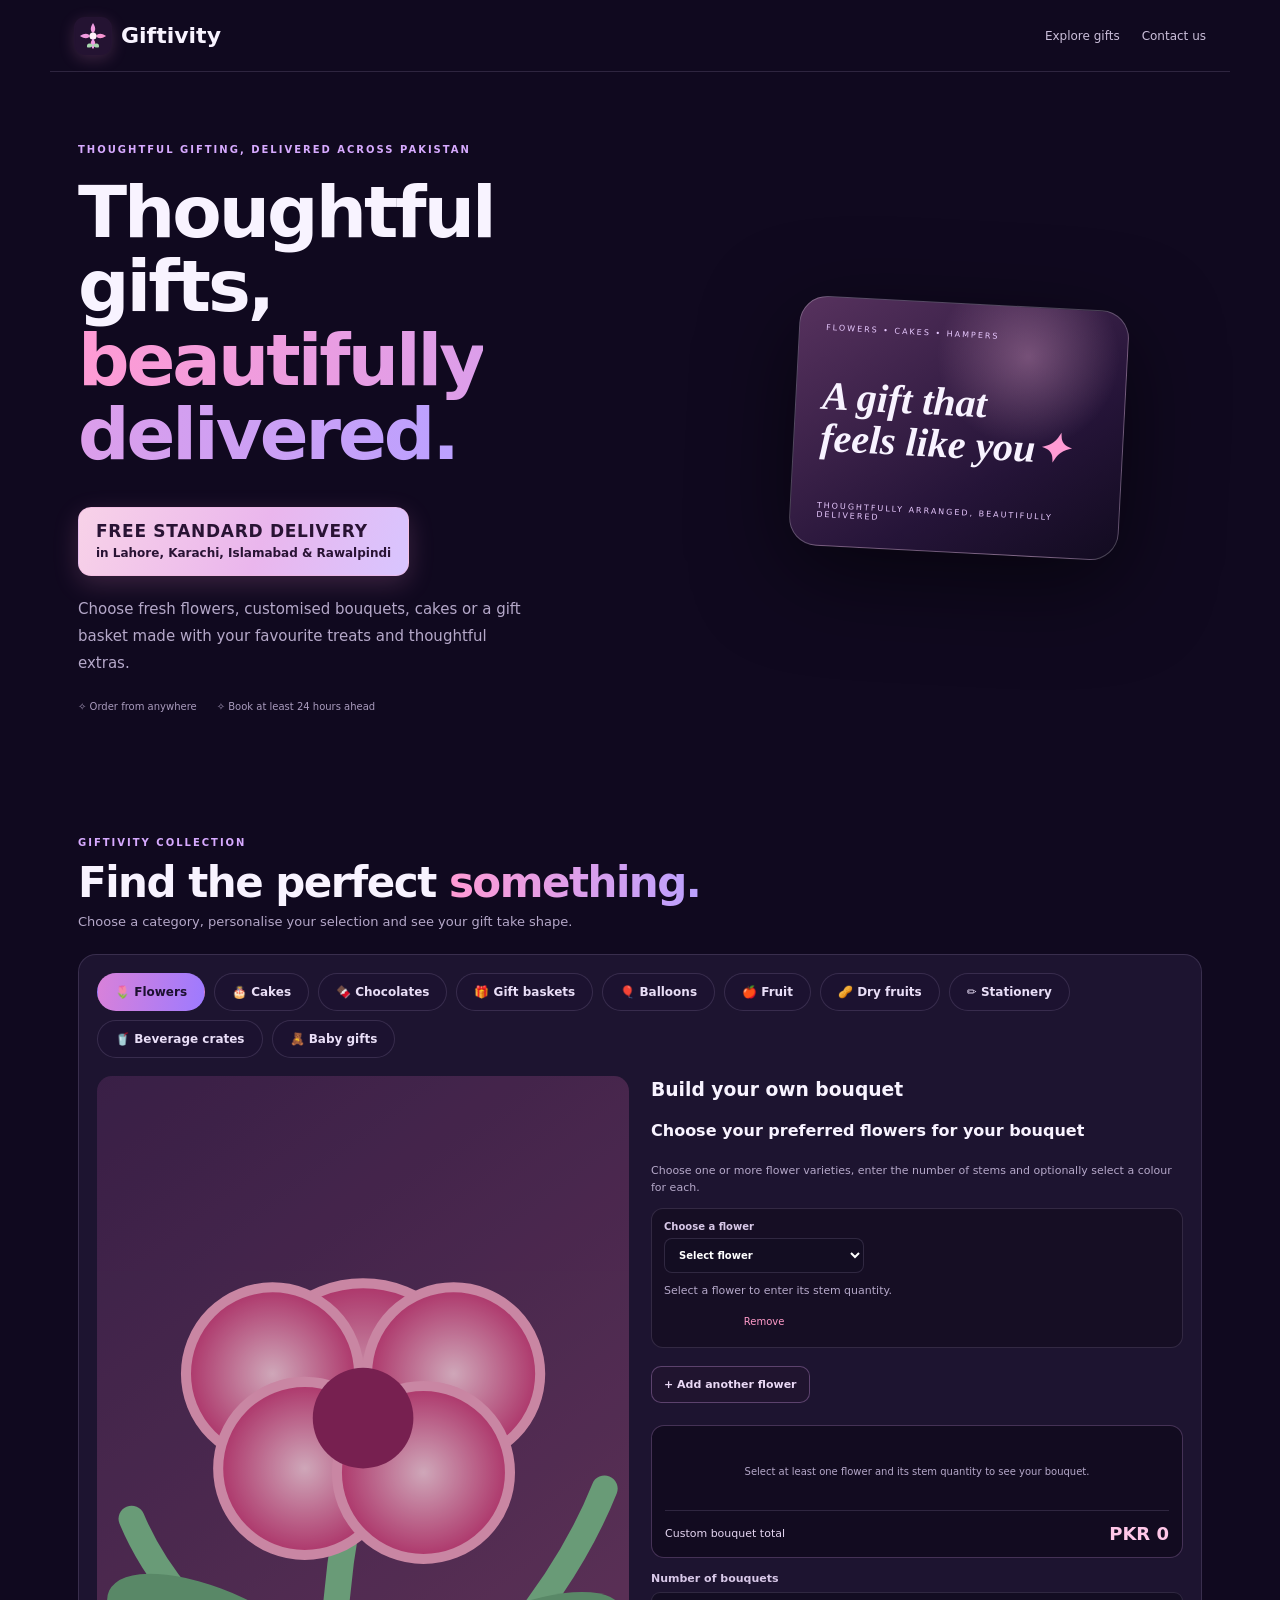
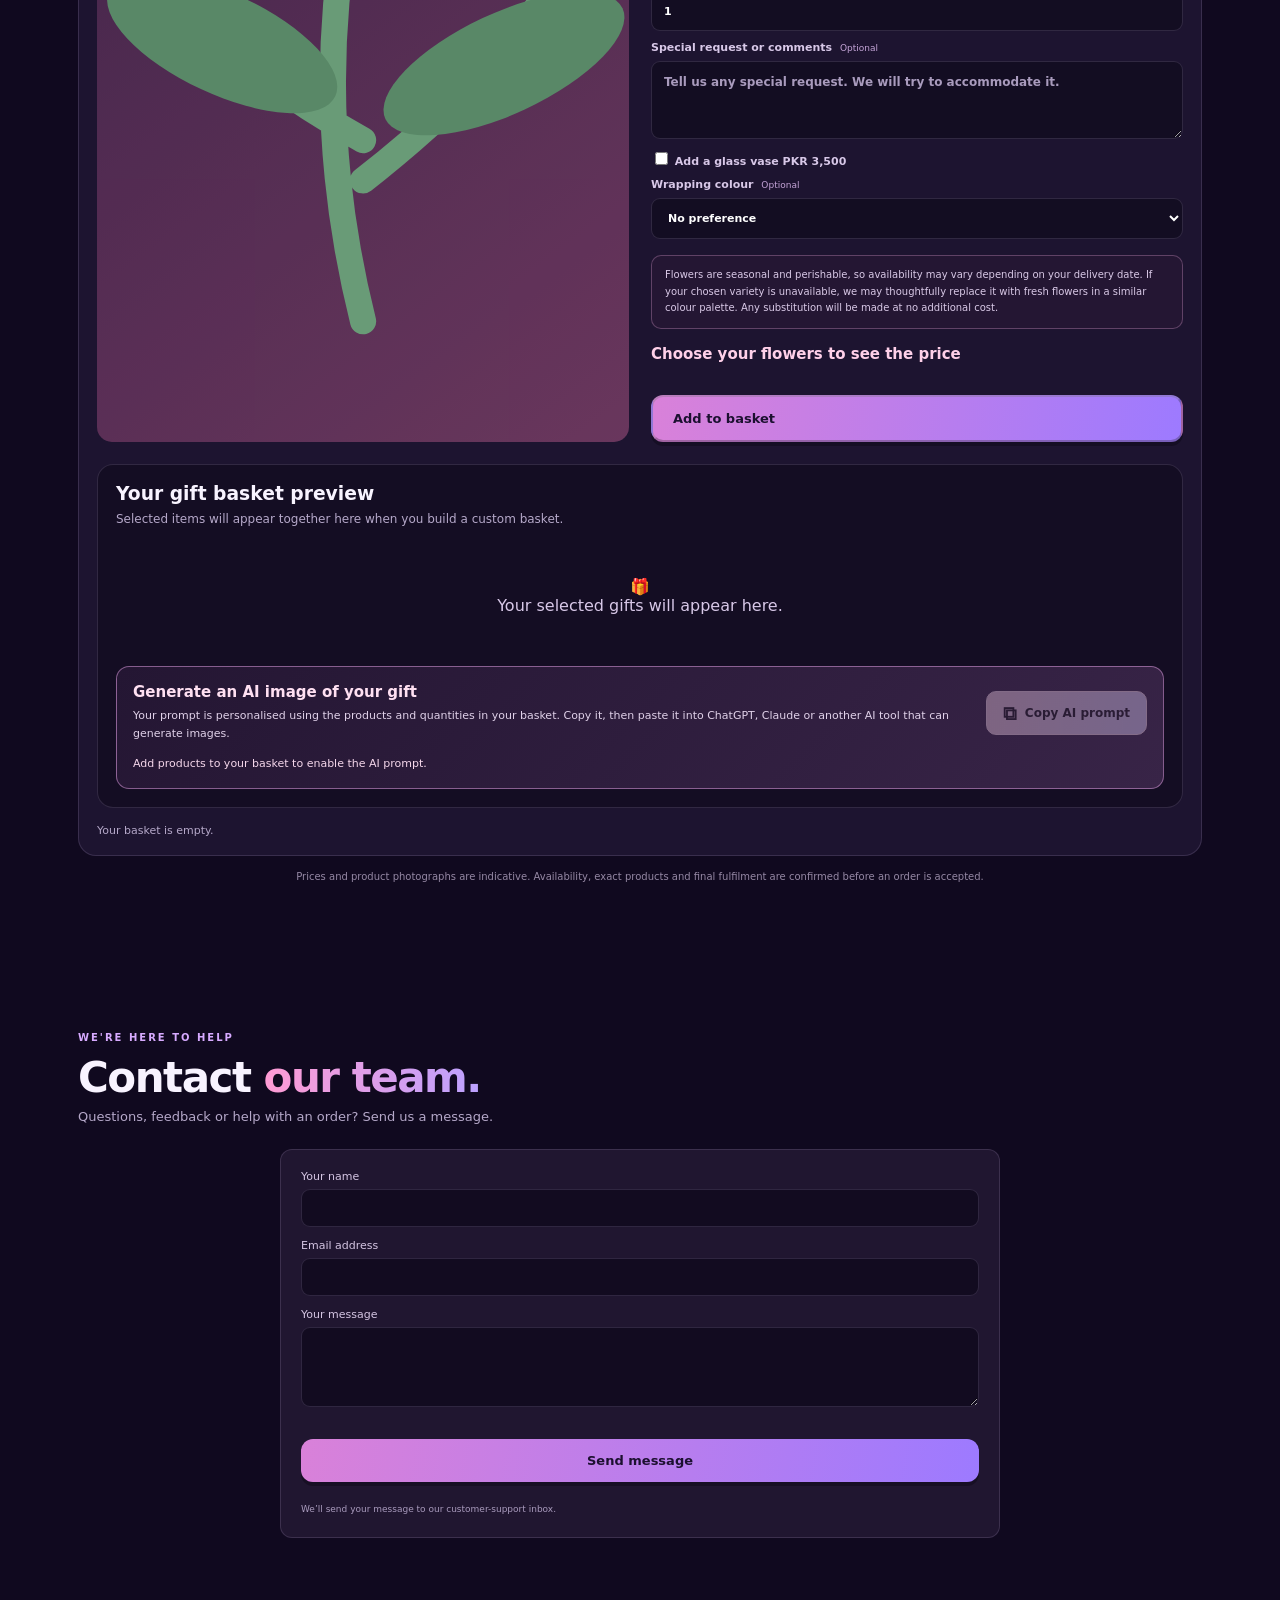
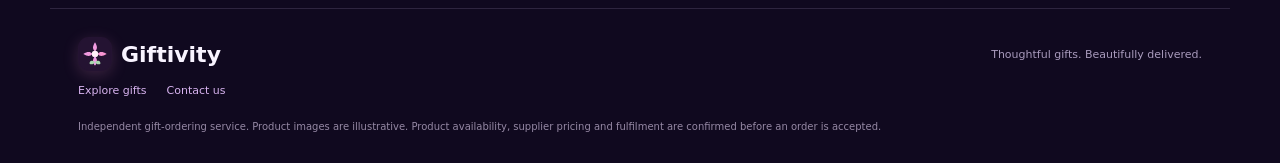
<file: index.html>
<!doctype html>
<html lang="en"><head><meta charset="utf-8"><meta name="viewport" content="width=device-width, initial-scale=1"><meta name="theme-color" content="#180d32"><meta name="description" content="Shop thoughtful gifts in Pakistan with Giftivity. Order fresh flower bouquets, customised bouquets, cakes and personalised gift baskets for delivery in Lahore, Karachi, Islamabad and Rawalpindi."><meta name="robots" content="index,follow,max-image-preview:large"><link rel="canonical" href="https://giftivity.pages.dev/"><meta property="og:type" content="website"><meta property="og:site_name" content="Giftivity"><meta property="og:title" content="Giftivity | Custom Gifts, Bouquets & Cakes in Pakistan"><meta property="og:description" content="Order flower bouquets, customised gifts, cakes and gift baskets for delivery in Lahore, Karachi, Islamabad and Rawalpindi."><meta property="og:url" content="https://giftivity.pages.dev/"><meta name="twitter:card" content="summary"><meta name="twitter:title" content="Giftivity | Custom Gifts, Bouquets & Cakes in Pakistan"><meta name="twitter:description" content="Thoughtful gifts, customised bouquets, cakes and gift baskets delivered in four cities across Pakistan."><title>Giftivity | Custom Gifts, Bouquets & Cakes in Pakistan</title><link rel="icon" type="image/svg+xml" href="/assets/gift-atelier-logo.svg"><link rel="apple-touch-icon" href="/assets/gift-atelier-logo.svg"><link rel="stylesheet" href="styles.css"><script src="app.js" defer></script><script type="application/ld+json">
{
  "@context": "https://schema.org",
  "@graph": [
    {
      "@type": "Organization",
      "@id": "https://giftivity.pages.dev/#organization",
      "name": "Giftivity",
      "url": "https://giftivity.pages.dev/",
      "description": "An independent gift-ordering service coordinating flowers, bouquets, cakes and personalised gift baskets for delivery in Lahore, Karachi, Islamabad and Rawalpindi, Pakistan."
    },
    {
      "@type": "WebSite",
      "@id": "https://giftivity.pages.dev/#website",
      "url": "https://giftivity.pages.dev/",
      "name": "Giftivity",
      "publisher": { "@id": "https://giftivity.pages.dev/#organization" },
      "inLanguage": "en-PK"
    },
    {
      "@type": "Service",
      "@id": "https://giftivity.pages.dev/#gift-ordering-service",
      "name": "Gift ordering, customised bouquets, cakes and gift baskets",
      "serviceType": [
        "Gift delivery coordination",
        "Flower bouquets and customised bouquets",
        "Cake ordering",
        "Custom gift baskets and hampers"
      ],
      "provider": { "@id": "https://giftivity.pages.dev/#organization" },
      "areaServed": [
        { "@type": "City", "name": "Lahore", "containedInPlace": { "@type": "Country", "name": "Pakistan" } },
        { "@type": "City", "name": "Karachi", "containedInPlace": { "@type": "Country", "name": "Pakistan" } },
        { "@type": "City", "name": "Islamabad", "containedInPlace": { "@type": "Country", "name": "Pakistan" } },
        { "@type": "City", "name": "Rawalpindi", "containedInPlace": { "@type": "Country", "name": "Pakistan" } }
      ],
      "url": "https://giftivity.pages.dev/"
    }
  ]
}
</script></head>
<body><div class="ambient ambient-one"></div><div class="ambient ambient-two"></div>
<header class="topbar"><a class="brand" href="#home"><img class="brand-mark" src="/assets/gift-atelier-logo.svg" alt="Giftivity logo"><span>Giftivity</span></a><nav><a href="#shop">Explore gifts</a><a href="#contact">Contact us</a></nav></header>
<main id="home">
<section class="hero gift-hero"><div class="hero-copy"><div class="eyebrow">THOUGHTFUL GIFTING, DELIVERED ACROSS PAKISTAN</div><h1>Thoughtful gifts,<br><span>beautifully delivered.</span></h1><div class="free-delivery-banner"><strong>FREE STANDARD DELIVERY</strong><span>in Lahore, Karachi, Islamabad &amp; Rawalpindi</span></div><p>Choose fresh flowers, customised bouquets, cakes or a gift basket made with your favourite treats and thoughtful extras.</p><div class="hero-notes"><span>✧ Order from anywhere</span><span>✧ Book at least 24 hours ahead</span></div></div><div class="hero-art"><div class="hero-visual"><div class="visual-ribbon">FLOWERS • CAKES • HAMPERS</div><div class="visual-title">A gift that<br>feels like you<span>✦</span></div><div class="visual-foot">THOUGHTFULLY ARRANGED, BEAUTIFULLY DELIVERED</div></div></div></section>

<section class="section live-section" id="shop"><div class="section-heading"><div><div class="eyebrow">GIFTIVITY COLLECTION</div><h2>Find the perfect <span>something.</span></h2><p>Choose a category, personalise your selection and see your gift take shape.</p></div></div>
<div class="guided-shop"><div class="category-pills" id="categoryPills">
<button type="button" class="category-choice active" data-category="flowers">🌷 Flowers</button><button type="button" class="category-choice" data-category="cakes">🎂 Cakes</button><button type="button" class="category-choice" data-category="chocolates">🍫 Chocolates</button><button type="button" class="category-choice" data-category="baskets">🎁 Gift baskets</button><button type="button" class="category-choice" data-category="balloons">🎈 Balloons</button><button type="button" class="category-choice" data-category="fruit">🍎 Fruit</button><button type="button" class="category-choice" data-category="dryfruit">🥜 Dry fruits</button><button type="button" class="category-choice" data-category="stationery">✏️ Stationery</button><button type="button" class="category-choice" data-category="beverages">🥤 Beverage crates</button><button type="button" class="category-choice" data-category="baby">🧸 Baby gifts</button>
</div><div class="guided-shop-layout"><div class="guided-visual" id="categoryVisual"><img src="https://upload.wikimedia.org/wikipedia/commons/8/85/Rose_Bouquet_%28Unsplash%29.jpg" alt="Flower bouquet"><span>🌷</span><b>Fresh flowers, thoughtfully arranged</b></div><div class="guided-options"><div id="categoryOptions"></div><div class="selection-price" id="selectionPrice">Choose an option to see its price</div><button type="button" class="primary-btn" id="addCategoryItem" disabled>Add to basket</button></div></div>

<div class="basket-preview-wrap" id="basketPreviewWrap"><h3>Your gift basket preview</h3><p class="muted">Selected items will appear together here when you build a custom basket.</p><div id="basketPreview" class="basket-preview"><div class="basket-preview-empty">🎁<br>Your selected gifts will appear here.</div><div class="basket-ai-prompt"><div><strong>Generate an AI image of your gift</strong><p>Add products to your gift basket, then copy the personalised prompt and paste it into ChatGPT, Claude or another AI image tool.</p></div><button type="button" class="copy-ai-prompt" id="copyBasketPrompt" disabled><span aria-hidden="true">⧉</span> Copy AI prompt</button><p class="basket-prompt-status" id="basketPromptStatus" role="status" aria-live="polite">Add at least one item to enable your prompt.</p></div></div></div><div id="categoryResults" class="category-results"></div></div><p class="data-note">Prices and product photographs are indicative. Availability, exact products and final fulfilment are confirmed before an order is accepted.</p></section>

<section class="section" id="contact"><div class="section-heading"><div><div class="eyebrow">WE'RE HERE TO HELP</div><h2>Contact <span>our team.</span></h2><p>Questions, feedback or help with an order? Send us a message.</p></div></div><div class="seller-panel contact-panel"><form id="contactForm" class="sell-form"><label>Your name<input name="name" required maxlength="100"></label><label>Email address<input name="email" type="email" required maxlength="160"></label><label>Your message<textarea name="message" rows="4" required maxlength="2000"></textarea></label><input name="website" class="website-trap" tabindex="-1" autocomplete="off" aria-hidden="true"><button class="primary-btn" type="submit">Send message</button><p id="contactStatus" class="form-note" role="status">We’ll send your message to our customer-support inbox.</p></form></div></section>
</main><footer><a class="brand" href="#home"><img class="brand-mark" src="/assets/gift-atelier-logo.svg" alt="Giftivity logo"><span>Giftivity</span></a><p>Thoughtful gifts. Beautifully delivered.</p><div class="footer-links"><a href="#shop">Explore gifts</a><a href="#contact">Contact us</a></div><small>Independent gift-ordering service. Product images are illustrative. Product availability, supplier pricing and fulfilment are confirmed before an order is accepted.</small></footer>
</body></html>
</file>
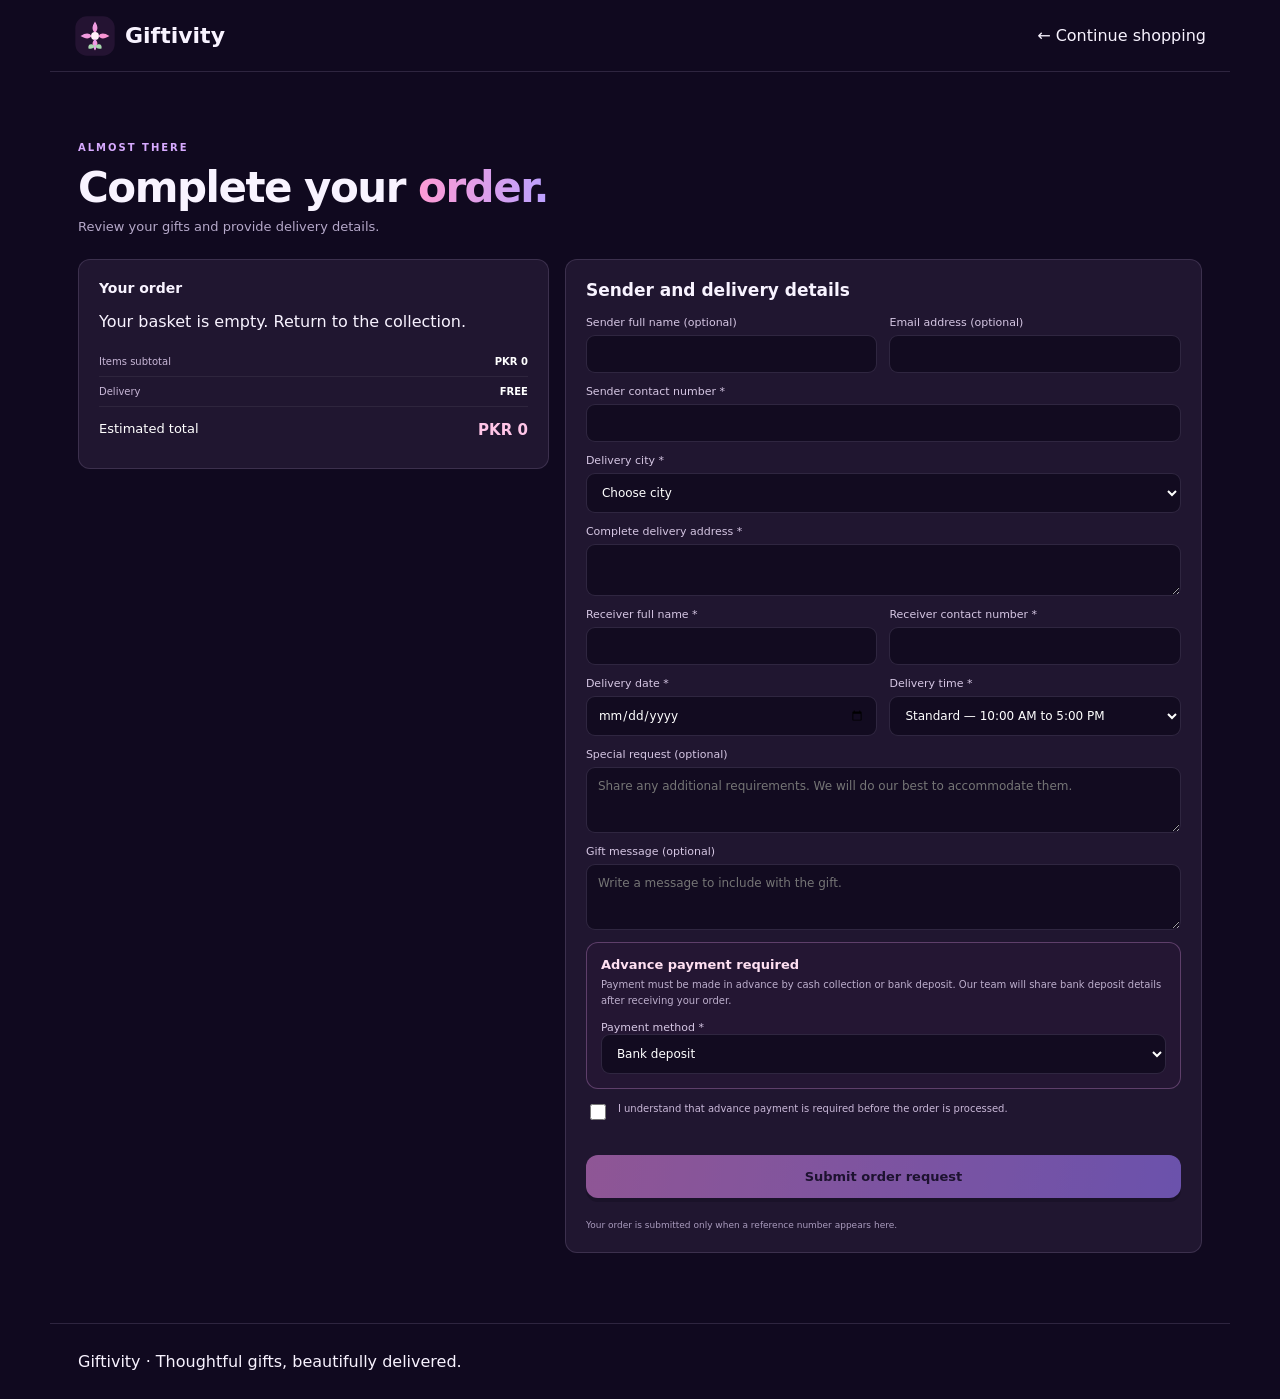
<file: checkout.html>
<!doctype html><html lang="en"><head><meta charset="utf-8"><meta name="viewport" content="width=device-width, initial-scale=1"><title>Checkout — Giftivity</title><meta name="robots" content="noindex,follow"><link rel="icon" type="image/svg+xml" href="/assets/gift-atelier-logo.svg"><link rel="apple-touch-icon" href="/assets/gift-atelier-logo.svg"><link rel="stylesheet" href="styles.css"><script src="checkout.js" defer></script></head><body><header class="topbar"><a class="brand" href="index.html"><img class="brand-logo" src="/assets/gift-atelier-logo.svg" alt=""><span>Giftivity</span></a><a href="index.html#shop">← Continue shopping</a></header><main class="section"><div class="section-heading"><div><div class="eyebrow">ALMOST THERE</div><h2>Complete your <span>order.</span></h2><p>Review your gifts and provide delivery details.</p></div></div><div class="order-layout"><section class="seller-panel cart-panel"><h3>Your order</h3><div id="checkoutItems"></div><div id="checkoutTotals"></div></section><section class="seller-panel"><form id="orderForm" class="sell-form"><h3>Sender and delivery details</h3><div class="form-two"><label>Sender full name (optional)<input name="customerName" maxlength="100"></label><label>Email address (optional)<input name="email" type="email" maxlength="160"></label></div><label>Sender contact number *<input name="phone" required maxlength="30"></label><label>Delivery city *<select name="city" required><option value="">Choose city</option><option>Lahore</option><option>Karachi</option><option>Islamabad</option><option>Rawalpindi</option></select></label><label>Complete delivery address *<textarea name="address" rows="2" required maxlength="500"></textarea></label><div class="form-two"><label>Receiver full name *<input name="recipient" required maxlength="100"></label><label>Receiver contact number *<input name="recipientPhone" required maxlength="30"></label></div><div class="form-two"><label>Delivery date *<input name="deliveryDate" id="deliveryDate" type="date" required></label><label>Delivery time *<select name="deliveryTime" id="deliveryTime" required><option value="Standard: 10 AM–5 PM">Standard — 10:00 AM to 5:00 PM</option><option value="Standard: 5 PM–10 PM">Standard — 5:00 PM to 10:00 PM</option></select></label></div><label>Special request (optional)<textarea name="specialRequest" rows="3" maxlength="1000" placeholder="Share any additional requirements. We will do our best to accommodate them."></textarea></label><div id="cashCollectionDetails" hidden><label>Cash collection location (optional)<select name="collectionFrom" id="collectionFrom"><option value="">Choose collection location</option><option value="Sender's address">Sender's address</option><option value="Another collection address">Another specified address</option><option value="Recipient delivery address">Recipient delivery address</option></select></label><label id="collectionAddressLabel" hidden>Cash collection address<textarea name="collectionAddress" id="collectionAddress" rows="2"></textarea></label><p class="form-note">Cash collection service fee: PKR 300.</p></div><label>Gift message (optional)<textarea name="message" rows="3" maxlength="1000" placeholder="Write a message to include with the gift."></textarea></label><div class="payment-collection"><h4>Advance payment required</h4><p>Payment must be made in advance by cash collection or bank deposit. Our team will share bank deposit details after receiving your order.</p><label>Payment method *<select name="paymentMethod" id="paymentMethod" required><option value="Bank deposit">Bank deposit</option><option value="Cash collection">Cash collection</option></select></label></div><label class="consent-line"><input type="checkbox" name="policy" required> I understand that advance payment is required before the order is processed.</label><button class="primary-btn" type="submit">Submit order request</button><p id="orderStatus" class="form-note" role="status">Your order is submitted only when a reference number appears here.</p></form></section></div></main><footer>Giftivity · Thoughtful gifts, beautifully delivered.</footer></body></html>
</file>
<file: styles.css>
:root{--bg:#10091f;--panel:#1d1430;--text:#f8f3ff;--muted:#b5a8c9;--pink:#ff80c8;--line:rgba(224,202,255,.14);--max:1180px}*{box-sizing:border-box}html{scroll-behavior:smooth;scroll-padding-top:90px;background:var(--bg)}body{margin:0;background:var(--bg);color:var(--text);font-family:system-ui,-apple-system,'Segoe UI',sans-serif;overflow-x:hidden}a{color:inherit;text-decoration:none}button,input,select{font:inherit}.topbar{min-height:72px;max-width:var(--max);margin:auto;padding:12px 24px;display:flex;align-items:center;justify-content:space-between;gap:18px;border-bottom:1px solid var(--line)}.brand{display:flex;align-items:center;gap:9px;font-weight:800;font-size:22px}.brand>span:last-child>span{color:var(--pink)}.brand-mark{display:grid;place-items:center;width:30px;height:30px;border-radius:10px;background:linear-gradient(135deg,#d78bff,#ff7ebc);color:#241032}.topbar nav{display:flex;gap:22px;color:#cbbfda;font-size:12px}.topbar nav a:hover,.footer-links a:hover{color:var(--pink)}.top-cta{border:1px solid #ff80c875;border-radius:30px;padding:10px 15px;font-size:12px;font-weight:700;color:#ffd1eb;white-space:nowrap}.hero{max-width:var(--max);margin:auto;padding:72px 28px 55px;display:grid;grid-template-columns:1fr .8fr;align-items:center;gap:30px;min-height:420px}.eyebrow{font-size:10px;font-weight:800;letter-spacing:2px;color:#d7aaff}.hero h1{font-weight:800;font-size:clamp(44px,6vw,72px);line-height:1.03;letter-spacing:-3px;margin:20px 0}.hero h1 span,.section-heading h2 span,.community-card h2 span{background:linear-gradient(90deg,#ff9bd4,#bba1ff);-webkit-background-clip:text;background-clip:text;color:transparent}.hero-copy>p{max-width:450px;color:var(--muted);font-size:15px;line-height:1.8}.primary-btn{display:inline-flex;gap:30px;margin-top:20px;padding:14px 20px;border-radius:12px;background:linear-gradient(100deg,#d981d9,#9d7aff);color:#1c1030;font-size:13px;font-weight:800}.hero-notes{display:flex;gap:20px;margin-top:24px;color:#a99bbd;font-size:10px}.hero-art{height:300px;display:grid;place-items:center}.hero-visual{width:min(330px,90%);height:250px;border:1px solid #ffffff3b;border-radius:28px;background:radial-gradient(circle at 80% 20%,#d16cae,#4c2877 38%,#1e1539 75%);box-shadow:0 25px 90px #0008;display:flex;flex-direction:column;justify-content:space-between;padding:26px;transform:rotate(3deg)}.visual-ribbon,.visual-foot{font-size:8px;letter-spacing:2px;color:#e8c9ff}.visual-title{font-size:40px;font-weight:800;line-height:1.05}.visual-title span{color:#ff9bd4}.stats-strip{max-width:var(--max);margin:auto;padding:20px 28px;border-block:1px solid var(--line);display:flex;justify-content:space-around}.stats-strip div{display:flex;flex-direction:column;gap:5px}.stats-strip strong{font-size:16px}.stats-strip span{font-size:11px;color:var(--muted)}.section{max-width:var(--max);margin:auto;padding:70px 28px}.section-heading{display:flex;align-items:flex-end;justify-content:space-between;gap:20px;margin-bottom:25px}.section-heading h2{font-weight:800;font-size:clamp(29px,4vw,42px);letter-spacing:-1.5px;margin:10px 0 7px}.section-heading p{color:var(--muted);font-size:13px;margin:0}.live-pill,.coming-soon{border:1px solid #bd8cff55;color:#d6b7ff;padding:9px 12px;border-radius:30px;font-size:9px;letter-spacing:1px;white-space:nowrap}.filter-panel{padding:18px;border-radius:17px;background:var(--panel);border:1px solid var(--line)}.search-wrap{height:50px;display:flex;align-items:center;gap:12px;padding:0 14px;border:1px solid #b98de944;background:#120b20;border-radius:11px}.search-wrap input{flex:1;min-width:0;background:none;border:0;outline:0;color:white;font-size:13px}.search-wrap input::placeholder{color:#837792}.search-wrap kbd{font-size:10px;color:#a99bbd;border:1px solid #ffffff24;border-radius:5px;padding:4px 7px}.filter-grid{display:grid;grid-template-columns:repeat(4,1fr);gap:12px;margin-top:15px}.filter-grid label{font-size:9px;letter-spacing:1px;color:#c2b3d5;font-weight:800}.filter-grid select{display:block;width:100%;margin-top:7px;padding:11px 9px;background:#130d22;border:1px solid var(--line);border-radius:9px;color:#eee5fa;font-size:12px}.filter-bottom{display:flex;justify-content:space-between;align-items:center;margin-top:14px;color:#9e90b0;font-size:11px}.text-button{border:0;background:none;color:#d9a6ff;font-size:11px;cursor:pointer}.status-message{min-height:25px;margin:18px 0 8px;color:#c8b8d9;font-size:12px}.anime-grid{display:grid;grid-template-columns:repeat(4,minmax(0,1fr));gap:17px}.anime-card{min-width:0;border:1px solid var(--line);border-radius:14px;background:#1a1229;overflow:hidden;cursor:pointer;transition:transform .18s,border-color .18s}.anime-card:hover{transform:translateY(-4px);border-color:#d58dff80}.poster-wrap{aspect-ratio:2/3;position:relative;overflow:hidden;background:#21152e}.poster-art{height:100%;width:100%;padding:15px;display:flex;flex-direction:column;justify-content:space-between;align-items:flex-start;background:radial-gradient(circle at 80% 20%,#ffffff40,transparent 25%),linear-gradient(145deg,var(--poster-colors));position:relative;isolation:isolate;overflow:hidden}.poster-art:before,.poster-art:after{content:'';position:absolute;border:1px solid #ffffff40;border-radius:50%;width:150%;aspect-ratio:1;left:-30%;top:15%;z-index:-1}.poster-art:after{width:95%;left:20%;top:35%;border-color:#ffffff25}.poster-spark{font-size:28px;color:#fff2c9;text-shadow:0 0 20px #fff}.poster-kicker,.poster-bottom{font-size:7px;letter-spacing:1.3px;color:#ffffffc9}.poster-art strong{font-size:clamp(14px,2vw,21px);line-height:1.12;max-width:100%;overflow-wrap:anywhere;text-shadow:0 2px 12px #0008}.poster-art small{font-size:9px;color:#ffffffd8}.poster-large{min-height:260px;border-radius:12px}.score{position:absolute;top:9px;left:9px;padding:5px 7px;border-radius:7px;background:#120b20df;color:#ffdb8b;font-size:10px;font-weight:800}.heart-btn{position:absolute;top:8px;right:8px;width:32px;height:32px;border:1px solid #ffffff55;border-radius:50%;background:#170e2bcf;color:white;font-size:17px;cursor:pointer}.heart-btn.saved{color:#ff8fc9}.card-info{padding:12px}.card-title{font-size:13px;line-height:1.35;margin:0 0 8px;min-height:35px}.card-meta{display:flex;justify-content:space-between;gap:5px;color:#a99bbd;font-size:10px}.tag-row{display:flex;flex-wrap:wrap;gap:5px;margin-top:9px}.tag{font-size:9px;padding:4px 7px;border-radius:20px;background:#38254e;color:#d7c3ed}.pagination{display:flex;justify-content:center;align-items:center;gap:20px;margin:30px 0 10px;color:#b9a9ca;font-size:11px}.page-btn{border:1px solid #c79aff55;border-radius:9px;padding:10px 14px;background:#201531;color:#e8d9fa;font-size:11px;cursor:pointer}.page-btn:disabled{opacity:.35;cursor:not-allowed}.data-note{text-align:center;color:#9588a4;font-size:10px;margin-top:15px}.watchlist-grid:empty{display:none}.empty-state{text-align:center;padding:32px;border:1px dashed #b98de944;border-radius:15px;color:#ad9cbe}.empty-state[hidden]{display:none}.empty-state h3{font-size:19px;color:#f7efff}.empty-state p{font-size:12px}.empty-state a{display:inline-block;margin-top:8px;color:#e3b1ff;font-size:12px}.community{padding-top:20px;padding-bottom:75px}.community-card{border:1px solid #c18aff35;border-radius:22px;padding:38px;display:flex;gap:28px;align-items:center;background:radial-gradient(circle at 90% 10%,#683c8b66,transparent 35%),linear-gradient(120deg,#251637,#191126)}.community-symbol{flex:0 0 70px;width:70px;height:70px;display:grid;place-items:center;border-radius:22px;background:linear-gradient(135deg,#ed8cc9,#a18aff);color:#2a153c;font-size:36px}.community-card h2{font-size:32px;line-height:1.1;margin:10px 0}.community-card p{max-width:580px;color:var(--muted);font-size:13px;line-height:1.8}.coming-soon{display:inline-block;margin-top:7px}footer{border-top:1px solid var(--line);max-width:var(--max);margin:auto;padding:28px;display:grid;grid-template-columns:1fr 1fr;gap:12px;align-items:center}footer p{color:#a99bbd;font-size:11px;text-align:right}.footer-links{display:flex;gap:20px;color:#d7b3ef;font-size:11px}footer small{grid-column:1/-1;color:#9588a4;font-size:10px;line-height:1.6;margin-top:10px}.detail-dialog{width:min(760px,calc(100% - 26px));max-height:88vh;overflow:auto;background:#1b1230;color:var(--text);border:1px solid #d4a4ff55;border-radius:18px;padding:22px;box-shadow:0 25px 100px #000b}.detail-dialog::backdrop{background:#090511d9}.dialog-close{float:right;border:0;background:#38264d;color:white;border-radius:50%;width:34px;height:34px;font-size:22px;cursor:pointer}.detail-layout{display:grid;grid-template-columns:190px 1fr;gap:22px;padding-top:18px}.detail-layout h2{font-size:25px;margin:0 0 8px}.detail-layout p{font-size:12px;line-height:1.7;color:#c2b4d2}.detail-actions{display:flex;flex-wrap:wrap;gap:9px;margin-top:14px}.detail-actions button{padding:10px 13px;border-radius:8px;border:1px solid #bd8cff66;background:#38244e;color:#f6eaff;font-size:11px;cursor:pointer}.community-reviews{margin-top:20px;padding-top:15px;border-top:1px solid var(--line)}.community-reviews h3{font-size:17px}@media(max-width:850px){.hero{grid-template-columns:1fr .8fr}.anime-grid{grid-template-columns:repeat(3,minmax(0,1fr))}}@media(max-width:620px){.topbar{padding:10px 14px;flex-wrap:wrap}.topbar nav{order:3;width:100%;overflow-x:auto;gap:17px;padding:7px 0;white-space:nowrap;scrollbar-width:none}.topbar nav::-webkit-scrollbar{display:none}.topbar nav a{flex:none;font-size:11px}.top-cta{margin-left:auto;font-size:10px;padding:8px 10px}.hero{display:block;padding:48px 18px 28px;min-height:0}.hero h1{font-size:48px}.hero-art{height:245px;margin-top:12px}.hero-visual{height:210px}.stats-strip{padding:16px 12px;gap:10px}.stats-strip strong{font-size:12px}.stats-strip span{font-size:9px}.section{padding:52px 16px}.section-heading{align-items:flex-start;flex-direction:column}.section-heading h2{font-size:30px}.filter-panel{padding:12px}.filter-grid{grid-template-columns:repeat(2,1fr)}.anime-grid{grid-template-columns:repeat(2,minmax(0,1fr));gap:11px}.card-info{padding:9px}.card-title{font-size:12px}.community-card{padding:24px 20px;display:block}.community-symbol{margin-bottom:16px}.community-card h2{font-size:28px}footer{padding:23px 16px;grid-template-columns:1fr}footer p{text-align:left;margin:0}.footer-links{flex-wrap:wrap}footer small{grid-column:auto}.detail-layout{grid-template-columns:100px 1fr;gap:13px}.detail-layout h2{font-size:18px}.detail-dialog{padding:15px}}
/* Soft 3D / bubbly interaction layer */
.anime-card{border-radius:18px;box-shadow:0 7px 0 rgba(7,3,17,.32),0 12px 28px rgba(0,0,0,.18);transform:translateY(0);transition:transform .22s cubic-bezier(.2,.8,.2,1),box-shadow .22s,border-color .22s}
.anime-card:hover,.anime-card:focus-visible{transform:translateY(-7px) scale(1.018);box-shadow:0 10px 0 rgba(7,3,17,.28),0 20px 34px rgba(0,0,0,.3),0 0 0 1px rgba(232,173,255,.16);border-color:#e2a8ffb0;outline:none}
.poster-art{transition:filter .22s,transform .22s}
.anime-card:hover .poster-art{filter:saturate(1.12) brightness(1.08)}
.heart-btn,.primary-btn,.page-btn,.detail-actions button,.community-form button{box-shadow:0 4px 0 rgba(7,3,17,.35);transition:transform .18s,box-shadow .18s,filter .18s}
.heart-btn:hover,.primary-btn:hover,.page-btn:not(:disabled):hover,.detail-actions button:hover,.community-form button:hover{transform:translateY(-3px);filter:brightness(1.12);box-shadow:0 7px 0 rgba(7,3,17,.3)}
.topbar nav a{transition:transform .18s,color .18s}
.topbar nav a:hover{transform:translateY(-2px)}
.provider-list{display:grid;grid-template-columns:repeat(2,minmax(0,1fr));gap:10px;margin-top:13px}
.provider-link{display:flex;align-items:center;justify-content:space-between;gap:10px;padding:13px;border:1px solid #c99bff38;border-radius:14px;background:linear-gradient(145deg,#302044,#1b122b);box-shadow:0 4px 0 rgba(7,3,17,.28);transition:transform .2s,box-shadow .2s,border-color .2s}
.provider-link:hover{transform:translateY(-3px);box-shadow:0 7px 0 rgba(7,3,17,.25);border-color:#e0aaff99}
.provider-link span{display:flex;flex-direction:column;gap:4px;min-width:0}
.provider-link strong{font-size:12px;color:#fff}
.provider-link small{font-size:9px;line-height:1.45;color:#b9a9ca}
.provider-link b{font-size:10px;color:#f3b4e2;white-space:nowrap}
.reader-panel{margin-top:22px;padding:17px;border:1px solid #c18aff3b;border-radius:17px;background:linear-gradient(145deg,#251936,#191126)}
.reader-panel h3,.community-reviews h3{margin:0 0 8px}
.reader-panel>p,.community-intro,.reader-note{font-size:11px;line-height:1.65;color:#bcaecc}
.reader-note{margin-top:13px}
.community-form{display:grid;gap:10px;margin:12px 0}
.community-form label{display:grid;gap:6px;color:#d9c7e9;font-size:10px}
.community-form input,.community-form textarea{width:100%;border:1px solid #b98de955;border-radius:10px;background:#120b20;color:#fff;padding:10px;font:inherit;font-size:12px;resize:vertical}
.community-form button{justify-self:start;border:0;border-radius:10px;padding:10px 14px;background:linear-gradient(100deg,#d981d9,#9d7aff);color:#21122e;font-size:11px;font-weight:800;cursor:pointer}
.community-post{padding:11px;margin-top:9px;border:1px solid #c18aff30;border-radius:11px;background:#211631}
.community-post strong{font-size:11px;color:#f3d5ff}
.community-post p{margin:5px 0;font-size:12px;overflow-wrap:anywhere}
.community-post small,.no-posts{font-size:10px;color:#a99bbd}
@media(max-width:620px){.provider-list{grid-template-columns:1fr}.provider-link{padding:11px}.anime-card:hover,.anime-card:focus-visible{transform:translateY(-3px) scale(1.01)}}
@media(prefers-reduced-motion:reduce){.anime-card,.poster-art,.provider-link,.heart-btn,.primary-btn,.page-btn,.detail-actions button,.community-form button,.topbar nav a{transition:none}}

/* Compact two-shelf manga discovery layout */
.search-wrap{gap:10px}
.search-brand-mark{flex:0 0 28px;width:28px;height:28px;display:grid;place-items:center;border-radius:9px;background:linear-gradient(135deg,#d78bff,#ff7ebc);color:#241032;font-size:17px;box-shadow:0 3px 0 #09051188}
.search-symbol{font-size:23px;color:#e5b2ff}
.search-results[hidden],.pagination[hidden]{display:none!important}
.shelf-carousel{position:relative;display:flex;align-items:center;gap:12px}
.shelf-track{display:flex;gap:16px;overflow-x:auto;scroll-behavior:smooth;scroll-snap-type:x mandatory;padding:8px 5px 18px;flex:1;scrollbar-width:none}
.shelf-track::-webkit-scrollbar{display:none}
.shelf-track .anime-card{flex:0 0 clamp(145px,18vw,205px);scroll-snap-align:start}
.shelf-arrow{flex:0 0 44px;width:44px;height:44px;border:1px solid #e1b0ff99;border-radius:50%;display:grid;place-items:center;background:linear-gradient(145deg,#e8b5ff,#a27aff);color:#271238;font-size:30px;line-height:1;box-shadow:0 5px 0 #09051188,0 9px 18px #0005;cursor:pointer;transition:transform .18s,box-shadow .18s,filter .18s}
.shelf-arrow:hover{transform:translateY(-3px) scale(1.06);box-shadow:0 8px 0 #09051188,0 14px 22px #0006;filter:brightness(1.08)}
.shelf-arrow:active{transform:translateY(1px) scale(.97);box-shadow:0 2px 0 #09051188}
.community-dropdown{margin-top:20px;border:1px solid #c18aff55;border-radius:15px;background:linear-gradient(145deg,#251936,#191126);overflow:hidden}
.community-dropdown summary{display:flex;align-items:center;gap:10px;padding:15px 17px;cursor:pointer;list-style:none;font-size:14px;font-weight:750}
.community-dropdown summary::-webkit-details-marker{display:none}
.community-dropdown summary:after{content:'+';margin-left:auto;color:#efb4ff;font-size:21px}
.community-dropdown[open] summary:after{content:'−'}
.community-dropdown summary small{font-size:10px;color:#bcaecc;font-weight:400}
.community-dropdown-body{padding:0 16px 16px}
.community-dropdown .community-form{margin-top:8px}
.community-dropdown .community-posts{max-height:230px;overflow:auto;padding-right:4px}
.community-dropdown .community-post{margin-top:8px}
@media(max-width:620px){.shelf-carousel{gap:6px}.shelf-arrow{flex-basis:36px;width:36px;height:36px;font-size:25px}.shelf-track{gap:11px}.shelf-track .anime-card{flex-basis:148px}.search-wrap{padding:0 10px}}
@media(prefers-reduced-motion:reduce){.shelf-track{scroll-behavior:auto}.shelf-arrow{transition:none}}


/* SellPilot business workspace additions; retain AniGlow's dark purple and pink theme */
.feature-grid{display:grid;grid-template-columns:repeat(4,minmax(0,1fr));gap:14px}.feature-tile{padding:22px;border:1px solid var(--line);border-radius:16px;background:linear-gradient(145deg,#241735,#191126)}.feature-tile>span{display:grid;place-items:center;width:42px;height:42px;border-radius:13px;background:#d68de72b;color:#f2a5dc;font-size:23px}.feature-tile h3{font-size:15px;margin:16px 0 7px}.feature-tile p{font-size:12px;line-height:1.7;color:var(--muted);margin:0}
.seller-workspace{display:grid;grid-template-columns:190px 1fr;border:1px solid var(--line);border-radius:18px;overflow:hidden;background:#1b1230;box-shadow:0 18px 55px #0005}.seller-sidebar{background:#211433;padding:18px 13px;display:flex;flex-direction:column;gap:8px}.seller-name{font-weight:800;display:flex;align-items:center;gap:9px;margin:0 0 18px 4px}.seller-tab{border:0;text-align:left;padding:12px;border-radius:9px;background:transparent;color:#cbb9db;font-size:12px;cursor:pointer}.seller-tab.active,.seller-tab:hover{background:#ffffff17;color:#fff}.seller-notice{margin-top:auto;padding:12px;border:1px solid #ffffff1c;border-radius:10px;color:#b7a6c8;font-size:10px;line-height:1.6}.seller-main{padding:23px;min-width:0}.seller-head{display:flex;justify-content:space-between;align-items:center;margin-bottom:20px}.seller-head small{font-size:9px;letter-spacing:1.3px;color:#a99bbd}.seller-head h2{margin:5px 0;font-size:23px}.compact-btn{margin:0;padding:10px 14px;font-size:11px;cursor:pointer}.seller-stats{display:grid;grid-template-columns:repeat(3,1fr);gap:12px}.seller-stats article,.seller-panel{border:1px solid var(--line);border-radius:12px;padding:16px;background:#201630}.seller-stats small{display:block;color:#b7a8c7;font-size:10px}.seller-stats strong{display:block;font-size:20px;margin-top:9px}.seller-panel{margin-top:15px}.seller-panel h3{font-size:14px;margin:0 0 13px;display:flex;justify-content:space-between;align-items:center}.seller-panel table{width:100%;border-collapse:collapse;font-size:11px}.seller-panel th{text-align:left;color:#a99bbd;font-size:9px;padding:9px;border-bottom:1px solid var(--line)}.seller-panel td{padding:11px 9px;border-bottom:1px solid #ffffff10}.seller-panel tr:last-child td{border:0}.seller-panel .status{display:inline-block;border-radius:20px;padding:5px 8px;background:#382b54;color:#e5c8ff;font-size:9px}.seller-panel .status.Completed{background:#194a43;color:#a5f0d9}.seller-panel .status.Cancelled{background:#562b3d;color:#ffb7cb}.seller-product-grid{display:grid;grid-template-columns:repeat(3,minmax(0,1fr));gap:11px}.seller-product-grid article{padding:13px;border:1px solid var(--line);border-radius:11px;display:flex;flex-direction:column;gap:7px}.seller-product-grid b{font-size:12px}.seller-product-grid small{font-size:10px;color:#b5a6c5}.seller-product-grid strong{font-size:12px}.seller-product-icon{height:70px;border-radius:9px;background:linear-gradient(135deg,#523267,#2b1a40);display:grid;place-items:center;font-size:28px}.action-link{border:0;background:none;color:#f1a6db;font-size:10px;cursor:pointer;padding:4px}.sell-form{display:grid;gap:12px;padding:20px}.sell-form h2{margin:0 0 8px;font-size:22px}.sell-form label{display:grid;gap:6px;color:#d5c6e3;font-size:11px}.sell-form input,.sell-form select,.sell-form textarea{width:100%;background:#120b20;border:1px solid var(--line);border-radius:9px;color:#fff;padding:11px;font:12px Arial}.sell-form .primary-btn{border:0;cursor:pointer;justify-content:center}#productDialog,#orderDialog{padding:14px;max-width:480px}#addProductBtn[hidden]{display:none}
.plan-grid{display:grid;grid-template-columns:repeat(3,1fr);gap:15px}.plan-grid article{padding:23px;border:1px solid var(--line);border-radius:16px;background:#1c132b}.plan-grid article>span{font-size:10px;letter-spacing:1.5px;color:#e3a0dd;font-weight:800}.plan-grid h3{font-size:29px;margin:14px 0 5px}.plan-grid h3 small{font-size:11px;color:var(--muted);font-weight:400}.plan-grid p,.plan-grid li{font-size:11px;color:#b9a9c9;line-height:1.8}.plan-grid ul{padding-left:17px;min-height:115px}.plan-grid .primary-btn{margin-top:7px;font-size:11px;padding:11px 14px}.plan-featured{border-color:#d58fe5!important;box-shadow:0 10px 40px #0004}
@media(max-width:800px){.feature-grid{grid-template-columns:repeat(2,1fr)}.seller-workspace{grid-template-columns:150px 1fr}.seller-product-grid{grid-template-columns:repeat(2,1fr)}}
@media(max-width:600px){.feature-grid{grid-template-columns:1fr 1fr;gap:9px}.feature-tile{padding:15px}.seller-workspace{grid-template-columns:1fr}.seller-sidebar{display:grid;grid-template-columns:repeat(4,1fr);gap:5px;padding:9px}.seller-name,.seller-notice{display:none}.seller-tab{text-align:center;padding:10px 3px;font-size:10px}.seller-main{padding:14px 10px}.seller-head h2{font-size:19px}.seller-stats{grid-template-columns:1fr 1fr}.seller-stats article:last-child{grid-column:span 2}.seller-product-grid{grid-template-columns:1fr 1fr}.plan-grid{grid-template-columns:1fr}.plan-grid ul{min-height:0}.seller-panel{padding:11px}.seller-panel td{padding:9px 6px;font-size:9px}.seller-panel th{padding:8px 6px;font-size:8px}}

/* Giftivity customer storefront additions; preserves the original purple / pink visual identity */
.gift-hero .hero-visual{background:radial-gradient(circle at 70% 20%,#f8b6df55,transparent 30%),linear-gradient(145deg,#57325e,#251438 65%,#120b20)}
.gift-hero .visual-title{font-family:Georgia,serif;font-style:italic}
.product-photo{position:absolute;inset:0;width:100%;height:100%;object-fit:cover;display:block;transition:transform .35s}
.product-card:hover .product-photo{transform:scale(1.045)}
.product-fallback{position:absolute;inset:0;place-items:center;font-size:68px;background:radial-gradient(circle at 70% 20%,#e8b1dc66,transparent 35%),linear-gradient(145deg,#513363,#21132f)}
.product-tag{position:absolute;left:9px;top:9px;border-radius:20px;padding:6px 9px;background:#180d32d9;color:#ffd5ee;font-size:8px;letter-spacing:1px;font-weight:800}
.product-card .poster-wrap{aspect-ratio:1/1.06}
.product-card .card-title{min-height:38px}
.product-card .card-meta{align-items:center;flex-wrap:wrap}
.product-card .card-meta strong{color:#ffd0ed;font-size:12px}
.estimate-label{display:block;margin:8px 0;color:#a99bbd;font-size:9px;line-height:1.4}
.product-add{display:block;width:100%;border:0;cursor:pointer;text-align:center;margin-top:8px;padding:10px 12px;font-size:10px}
.source-link{display:block;border:0;background:transparent;color:#dca8f4;font-size:9px;margin:7px auto 0;cursor:pointer}
.custom-gift-panel{display:grid;grid-template-columns:1.3fr .7fr;gap:20px;padding:24px;border:1px solid var(--line);border-radius:18px;background:linear-gradient(145deg,#241735,#191126)}
.custom-gift-panel h3{margin:0 0 7px}.custom-gift-panel p{color:var(--muted);font-size:12px;line-height:1.7}
.addon-grid{display:grid;grid-template-columns:repeat(2,minmax(0,1fr));gap:10px;margin:18px 0}
.addon-grid label{display:grid;grid-template-columns:18px 1fr;gap:5px 8px;align-items:center;padding:12px;border:1px solid var(--line);border-radius:10px;background:#160e24;color:#eee2f6;font-size:11px}
.addon-grid input{accent-color:#e98dc9}.addon-grid b{grid-column:2;color:#c2a6d3;font-size:9px;font-weight:500}
.custom-art{min-height:270px;border-radius:14px;display:grid;place-items:center;background:radial-gradient(circle at 70% 25%,#f7b8dd55,transparent 35%),linear-gradient(145deg,#67416d,#241332)}
.custom-art-inner{display:flex;flex-direction:column;align-items:center;gap:18px;color:#ffe4f4;font-size:38px;text-align:center}
.custom-art-inner strong{font-family:Georgia,serif;font-size:24px;line-height:1.25;font-weight:500}
.custom-art-inner small{font:800 8px system-ui;letter-spacing:2px;color:#f2c5e5}
.order-layout{display:grid;grid-template-columns:.85fr 1.15fr;gap:16px;align-items:start}
.order-layout>.seller-panel{margin:0;padding:20px}
.order-layout .sell-form{padding:0}
.order-layout .sell-form h3{margin:0 0 4px;font-size:17px}
.form-two{display:grid;grid-template-columns:1fr 1fr;gap:12px}
.order-layout .sell-form input,.order-layout .sell-form select,.order-layout .sell-form textarea{font-family:inherit}
.order-layout .sell-form input[type=checkbox]{width:16px;height:16px;accent-color:#e98dc9}
.consent-line{display:flex!important;grid-template-columns:18px 1fr;align-items:flex-start;gap:9px!important;font-size:10px!important;line-height:1.6;color:#c9b8d8!important}
.form-note{font-size:9px;line-height:1.6;color:#a99bbd;margin:8px 0 0}
.cart-line{display:grid;grid-template-columns:1fr auto;gap:8px;padding:12px 0;border-bottom:1px solid var(--line)}
.cart-line>div:first-child{display:flex;flex-direction:column;gap:4px}
.cart-line b{font-size:11px}.cart-line small{font-size:9px;color:#ad9cbe}
.cart-line>strong{grid-column:1/-1;text-align:right;font-size:11px;color:#f4c6e7}
.qty-control{display:flex;align-items:center;gap:8px}
.qty-control button{width:24px;height:24px;border:1px solid #b98de955;border-radius:7px;background:#38244e;color:#fff;cursor:pointer}
.qty-control span{font-size:11px}.qty-control .remove-line{border:0;background:transparent;color:#ff9bbb;font-size:16px}
.totals-line{display:flex;justify-content:space-between;gap:10px;padding:9px 0;color:#c7b6d6;font-size:10px;border-bottom:1px solid #ffffff10}
.totals-line b{color:#fff}.grand-total{font-size:13px;color:#fff;border:0;padding-top:14px}.grand-total b{color:#ffc5e7;font-size:15px}
.muted{color:#b5a8c9;font-size:11px;line-height:1.6}
.occasion-tile{display:block;transition:transform .2s,border-color .2s}.occasion-tile:hover{transform:translateY(-4px);border-color:#e2a8ff99}
.occasion-tile>span{font-size:28px}.booking-section .community-card{margin-top:5px}
@media(max-width:800px){.order-layout{grid-template-columns:1fr}.custom-gift-panel{grid-template-columns:1fr}.custom-art{min-height:190px}}
@media(max-width:620px){.addon-grid,.form-two{grid-template-columns:1fr}.product-card .card-info{padding:10px}.product-card .card-title{font-size:12px}.custom-gift-panel{padding:15px}.order-layout>.seller-panel{padding:14px}.cart-line{grid-template-columns:1fr auto}}

.product-description{font-size:10px;line-height:1.55;color:#bcaecc;min-height:46px;margin:6px 0 2px}
.payment-collection{padding:14px;border:1px solid #d28fd955;border-radius:12px;background:#241633}
.payment-collection h4{margin:0 0 5px;color:#ffe0f2;font-size:13px}
.payment-collection p{margin:0 0 12px;color:#bcaecc;font-size:10px;line-height:1.6}
.payment-collection label{margin-top:8px}
#collectionAddressWrap[hidden]{display:none}
.website-trap{position:absolute!important;left:-10000px!important;width:1px!important;height:1px!important;opacity:0!important}
.contact-panel{max-width:720px;margin:0 auto}
.contact-panel .sell-form{padding:4px}
.sell-form button:disabled{opacity:.6;cursor:wait}
@media(max-width:700px){.filter-grid{grid-template-columns:1fr 1fr}.product-description{min-height:0}}

/* Gift catalogue product cards and detail experience */
.product-photo{width:100%;height:100%;object-fit:cover;display:block}
.product-fallback{width:100%;height:100%;min-height:160px;display:grid;place-items:center;font-size:68px;background:radial-gradient(circle at 50% 30%,#79508f,#281936 72%);color:#ffe0f3}
.product-card{cursor:pointer;display:flex;flex-direction:column}
.product-card .poster-wrap{aspect-ratio:4/4.2}
.product-card .card-info{display:flex;flex:1;flex-direction:column;gap:7px}
.product-card .product-description{min-height:66px;line-height:1.55}
.product-add{margin-top:auto;width:100%;justify-content:center}
.card-detail-hint{font-size:10px;text-align:center;color:#bfa9d1}
.estimate-label,.source-link{display:none!important}
.cake-filter[hidden]{display:none!important}
.detail-dialog{width:min(820px,calc(100% - 22px));padding:24px}
.detail-layout{grid-template-columns:minmax(180px, .85fr) 1.15fr;align-items:start}
.detail-image{aspect-ratio:4/5;overflow:hidden;border-radius:14px;background:#241633}
.detail-image img{width:100%;height:100%;object-fit:cover}
.detail-image .product-fallback{min-height:100%;font-size:80px}
.detail-price{font-size:24px;font-weight:800;color:#ffd2e9;margin:12px 0}
.detail-selects{display:grid;grid-template-columns:1fr 1fr;gap:10px;margin:15px 0}
.detail-selects label{font-size:11px;color:#d7c3e9}
.detail-selects select{display:block;width:100%;margin-top:6px;padding:10px;background:#130d22;border:1px solid var(--line);border-radius:9px;color:white}
.detail-confirm-note{font-size:10px!important;color:#a99bbd!important}
@media(max-width:620px){.detail-layout{grid-template-columns:1fr}.detail-image{max-height:260px}.detail-selects{grid-template-columns:1fr}}

/* Ensure every gift card remains visual even when a remote image is unavailable */
.product-photo{background:#281936;object-fit:cover}
.product-fallback{display:grid;min-height:220px;background:radial-gradient(ellipse at 50% 35%,#9869a7,#32203f 70%);text-shadow:0 5px 22px #12091b}
.product-card .poster-wrap{background:#281936;min-height:200px}
.detail-image .product-fallback{display:grid;min-height:280px}
.product-description{display:-webkit-box;-webkit-line-clamp:4;-webkit-box-orient:vertical;overflow:hidden}

.guided-shop{border:1px solid var(--line);background:var(--panel);border-radius:18px;padding:18px}
.category-pills{display:flex;flex-wrap:wrap;gap:9px;margin-bottom:18px}
.category-choice{border:1px solid var(--line);background:#1c1230;color:#e9def7;padding:11px 17px;border-radius:30px;font-weight:700;font-size:12px;cursor:pointer}
.category-choice.active{background:linear-gradient(100deg,#d981d9,#9d7aff);color:#1c1030;border-color:transparent}
.guided-shop-layout{display:grid;grid-template-columns:minmax(0,1fr) minmax(260px,1fr);gap:22px;align-items:stretch}
.guided-visual{min-height:280px;border-radius:15px;overflow:hidden;position:relative;background:#241632;display:grid;place-items:center}
.guided-visual img{position:absolute;width:100%;height:100%;object-fit:cover;inset:0;opacity:.78}
.guided-visual span,.guided-visual b{position:relative;z-index:1;text-shadow:0 2px 10px #000}
.guided-visual span{font-size:52px;margin-top:80px}.guided-visual b{font-size:17px;padding:8px 15px 25px}
.guided-options{display:flex;flex-direction:column;gap:12px}.guided-options h3{margin:3px 0 8px}
.guided-options label,.basket-custom label{display:block;color:#d8c8e8;font-size:11px;font-weight:700;margin:10px 0}
.guided-options select,.guided-options input[type=number]{display:block;width:100%;margin-top:7px;padding:12px;background:#130d22;border:1px solid var(--line);border-radius:9px;color:#fff}
.selection-price{font-size:15px;color:#ffd0e9;font-weight:800;margin-top:auto}
.category-results{margin-top:16px;color:var(--muted);font-size:11px}
.basket-description{font-size:12px;line-height:1.7;color:#d9c9e7}.basket-check{display:block;margin:14px 0;color:#f3dff2;font-size:12px}
.basket-custom{margin-top:17px;padding:13px;border:1px solid var(--line);border-radius:12px}.basket-custom h4{margin:0 0 6px}.basket-custom p{font-size:11px;color:var(--muted)}
.combo-builder{display:grid;grid-template-columns:1.1fr .9fr;gap:22px}.combo-total{display:flex;justify-content:space-between;margin:18px 0;color:#dfd0ef}.combo-total strong{color:#ffbde0;font-size:20px}
.combo-art{min-height:360px;padding:15px;display:grid;place-items:center}.combo-preview{width:100%;min-height:320px;border:1px solid #d5a1ff44;border-radius:16px;background:radial-gradient(circle at 50% 10%,#72407f,#21132f 75%);padding:14px;display:grid;place-items:center;overflow:hidden}
.combo-empty{display:flex;flex-direction:column;align-items:center;gap:13px;text-align:center;color:#ffd2eb;font-size:38px}.combo-empty strong{font-size:20px;line-height:1.3}.combo-empty small{font-size:10px;color:#c4b3d3}
.combo-collage{display:grid;grid-template-columns:repeat(2,minmax(0,1fr));gap:10px;width:100%}.combo-piece{position:relative;min-height:105px;border-radius:11px;overflow:hidden;background:#3a254b;display:grid;place-items:center;color:#fff}.combo-piece img{position:absolute;inset:0;width:100%;height:100%;object-fit:cover;opacity:.8}.combo-piece span{font-size:38px;position:relative;z-index:1;text-shadow:0 2px 10px #000}.combo-piece small{position:absolute;bottom:0;left:0;right:0;padding:6px;background:#140b20c9;font-size:9px;text-align:center}
@media(max-width:760px){.guided-shop-layout,.combo-builder{grid-template-columns:1fr}.guided-visual{min-height:210px}.combo-art{min-height:260px}.combo-preview{min-height:240px}}

/* Giftivity guided catalogue and checkout additions */
.flower-row,.selected-product{display:grid;grid-template-columns:88px 1fr;gap:13px;align-items:center;padding:12px;margin:10px 0;border:1px solid var(--line);border-radius:13px;background:#140d23}
.flower-row img,.selected-product img{width:88px;height:92px;object-fit:cover;border-radius:9px}
.flower-row b,.selected-product b{display:block;font-size:13px}
.flower-row select,.flower-row input,.selected-product input{display:block;width:100%;margin-top:7px;padding:9px;background:#130d22;border:1px solid var(--line);border-radius:8px;color:white}
.flower-row small,.selected-product p{display:block;color:var(--muted);font-size:10px;margin:5px 0}
.basket-addon{display:inline-flex!important;align-items:center;gap:7px;margin:5px 8px 5px 0!important;padding:9px 12px;border:1px solid var(--line);border-radius:9px}
.basket-control-group{padding:10px 0;border-bottom:1px solid var(--line)}
.basket-control-group label{display:flex!important;align-items:center;justify-content:space-between;gap:12px}
.basket-control-group input{width:80px!important}
.basket-preview-wrap{margin-top:24px;padding:16px;border:1px solid var(--line);border-radius:15px;background:#140d23}
.basket-preview-grid{display:grid;grid-template-columns:repeat(auto-fit,minmax(110px,1fr));gap:10px}
.basket-preview-item{position:relative;min-height:120px;border-radius:10px;overflow:hidden;background:#342342;display:grid;place-items:center}
.basket-preview-item img{position:absolute;inset:0;width:100%;height:100%;object-fit:cover;opacity:.8}
.basket-preview-item span{position:relative;font-size:34px;text-shadow:0 2px 8px #000}
.basket-preview-item small{position:absolute;bottom:0;left:0;right:0;padding:7px;background:#12091ee8;color:#fff;text-align:center;font-size:10px}
.basket-preview-empty{padding:35px;text-align:center;color:#d8c8e8}
.cart-mini{display:flex;align-items:center;justify-content:space-between;gap:12px;padding:10px 0;border-bottom:1px solid var(--line);font-size:12px}
.cart-mini button{background:transparent;color:#ff9bd4;border:0;cursor:pointer}
.selected-product{margin-top:12px}
@media(max-width:600px){.flower-row,.selected-product{grid-template-columns:72px 1fr}.flower-row img,.selected-product img{width:72px;height:80px}.basket-preview-grid{grid-template-columns:repeat(2,minmax(0,1fr))}}

.flower-row .selected-product{align-items:start}.selected-product>.guided-visual .basket-preview-wrap 

/* Cleaner single-selection flower picker and dependable local catalogue artwork */
.flower-detail{min-height:110px}
.flower-detail .selected-product{grid-template-columns:110px minmax(0,1fr);align-items:start}
.flower-detail .selected-product img{width:110px;height:116px;object-fit:cover}
.flower-detail .selected-product>div{min-width:0}
.flower-detail .selected-product label{display:block;margin:9px 0}
.flower-detail .selected-product select,.flower-detail .selected-product input{display:block;width:100%;margin-top:6px;padding:10px;background:#130d22;border:1px solid var(--line);border-radius:8px;color:#fff}
.flower-detail 

.guided-visual img{object-fit:contain;padding:14px;background:#241632}
.selected-product>img{object-fit:contain;background:#241632}
.basket-preview-item img{object-fit:contain;background:#241632}
@media(max-width:600px){.flower-detail .selected-product{grid-template-columns:84px minmax(0,1fr)}.flower-detail .selected-product img{width:84px;height:90px}}


/* The Giftivity logo in the site header and footer */
.brand-mark{display:block;width:38px;height:38px;min-width:38px;border-radius:11px;object-fit:cover;background:#241332;box-shadow:0 4px 16px #e98dc933}
footer .brand-mark{width:34px;height:34px;min-width:34px}
.flower-availability-note{margin:10px 0 4px;padding:11px 13px;border:1px solid #d99acb55;border-radius:10px;background:#241633;color:#d9c9e7;font-size:10px;line-height:1.65}

/* Flower custom bouquet builder */
.flower-mode{display:grid;grid-template-columns:1fr 1fr;gap:8px;margin:12px 0 16px}
.flower-mode-btn,.secondary-flower-btn{border:1px solid #d4a0e955;border-radius:10px;background:#20142f;color:#e9d8f5;padding:11px 12px;font-size:11px;font-weight:750;cursor:pointer}
.flower-mode-btn.active{background:linear-gradient(100deg,#d981d9,#9d7aff);color:#1c1030;border-color:transparent}
.optional-tag{display:inline-block;margin-left:4px;color:#c4a4d7;font-size:9px;font-weight:500}
.flower-availability-note{margin-top:16px}
.custom-flower-row{display:grid;grid-template-columns:1.15fr .7fr .9fr auto;align-items:end;gap:9px;margin:10px 0;padding:12px;border:1px solid var(--line);border-radius:12px;background:#160e24}
.custom-flower-row label{display:block;margin:0;color:#d8c8e8;font-size:10px}
.custom-flower-row select,.custom-flower-row input{display:block;width:100%;margin-top:6px;padding:10px;background:#130d22;border:1px solid var(--line);border-radius:8px;color:#fff;min-width:0}
.custom-flower-row .muted{grid-column:1/-1;margin:0}
.remove-flower-row{border:0;background:transparent;color:#ff9bc9;font-size:10px;cursor:pointer;padding:8px}
.secondary-flower-btn{margin:8px 0}
.bouquet-flow-wrap{margin:14px 0;padding:13px;border:1px solid #d19ce844;border-radius:13px;background:#120b20}
.bouquet-flow{display:flex;align-items:stretch;gap:8px;overflow-x:auto;padding:7px 2px 13px}
.flow-node,.flow-final{flex:0 0 155px;min-width:155px;display:flex;flex-direction:column;justify-content:center;gap:7px;padding:12px;border:1px solid #d6a0e955;border-radius:11px;background:linear-gradient(145deg,#342044,#1b122a);text-align:center}
.flow-node b,.flow-final b{font-size:11px;color:#fff}
.flow-node small,.flow-final small{font-size:9px;line-height:1.5;color:#c9b5d9}
.flow-node strong,.flow-final strong{font-size:11px;color:#ffc7e8}
.flow-final{border-color:#f0a7d9;background:linear-gradient(145deg,#52305a,#251332)}
.flow-arrow{align-self:center;flex:0 0 auto;color:#f0a8dc;font-size:23px}
.flow-empty{padding:20px;color:#b5a8c9;font-size:10px;text-align:center;width:100%}
.custom-bouquet-total{display:flex;align-items:center;justify-content:space-between;gap:8px;flex-wrap:wrap;border-top:1px solid var(--line);padding-top:12px}
.custom-bouquet-total span{font-size:11px;color:#e4d5f0}
.custom-bouquet-total strong{font-size:18px;color:#ffc7e8}
.custom-bouquet-total small{flex-basis:100%;font-size:9px;color:#a99bbd}
#customFlowerPanel[hidden],#readyFlowerPanel[hidden]{display:none!important}
@media(max-width:650px){.custom-flower-row{grid-template-columns:1fr 1fr}.custom-flower-row label:first-child{grid-column:1/-1}.remove-flower-row{justify-self:start}.flower-mode{grid-template-columns:1fr}.flow-node,.flow-final{flex-basis:140px;min-width:140px}}


/* Consistent dark-theme fields for optional customer requests */
.guided-options textarea,.selected-product textarea,.guided-options input[type=text]{display:block;width:100%;max-width:100%;box-sizing:border-box;margin-top:7px;padding:11px 12px;background:#130d22;border:1px solid var(--line);border-radius:9px;color:#fff;font:inherit;font-size:12px;line-height:1.5;resize:vertical;min-height:76px}
.guided-options textarea::placeholder,.selected-product textarea::placeholder{color:#a99bbd;opacity:1}
.guided-options textarea:focus,.selected-product textarea:focus{outline:2px solid #c77ad9;outline-offset:1px}
.flower-detail .selected-product>div{min-width:0}
.flower-detail .selected-product textarea{grid-column:1/-1}

.brand-logo{width:42px;height:42px;object-fit:contain;display:block;flex:0 0 42px;border-radius:12px}
.payment-collection label{display:block;margin-top:12px}

/* Free-delivery offer and AI gift-basket prompt */
.free-delivery-banner{display:inline-flex;flex-direction:column;gap:4px;margin:15px 0 5px;padding:13px 17px;border:1px solid #f2b5df88;border-radius:13px;background:linear-gradient(110deg,#f8d2e8 0%,#eab6ed 55%,#d8c5ff 100%);color:#291334;box-shadow:0 8px 26px #e98dc933}
.free-delivery-banner strong{font-size:clamp(13px,2vw,17px);font-weight:900;letter-spacing:.7px}
.free-delivery-banner span{font-size:12px;font-weight:700;line-height:1.45}
.basket-ai-prompt{display:flex;flex-wrap:wrap;align-items:center;justify-content:space-between;gap:12px;margin-top:16px;padding:14px;border:1px solid #d99bdb66;border-radius:12px;background:linear-gradient(135deg,#241633,#30203f)}
.basket-ai-prompt>div{flex:1 1 220px}
.basket-ai-prompt strong{display:block;color:#ffe0f2;font-size:13px}
.basket-ai-prompt p{margin:5px 0 0;color:#c9b8d8;font-size:10px;line-height:1.6}
.copy-ai-prompt{display:inline-flex;align-items:center;justify-content:center;gap:8px;border:1px solid #edb5df;border-radius:9px;padding:11px 14px;background:linear-gradient(100deg,#e8a5d5,#c5a8fa);color:#24132f;font-size:11px;font-weight:800;cursor:pointer}
.copy-ai-prompt span{font-size:18px;line-height:1}
.basket-ai-prompt .basket-prompt-status{flex-basis:100%;margin:0;color:#f2c8e5}
@media(max-width:600px){.free-delivery-banner{display:flex;width:fit-content;max-width:100%;box-sizing:border-box}.basket-ai-prompt{align-items:stretch}.copy-ai-prompt{width:100%}}

/* Clear, always-visible AI prompt in the gift preview */
.basket-preview-wrap{margin-top:22px;padding:18px;background:#140d23;border:1px solid var(--line);border-radius:16px}
.basket-preview-wrap>h3{margin:0 0 6px}
.basket-preview-wrap>.muted{margin:0 0 14px;font-size:12px;line-height:1.55}
.basket-ai-prompt{display:flex;flex-wrap:wrap;align-items:center;justify-content:space-between;gap:12px;margin-top:16px;padding:16px;border:1px solid #d99bdb88;border-radius:13px;background:linear-gradient(135deg,#241633,#382447)}
.basket-ai-prompt>div{flex:1 1 220px}
.basket-ai-prompt strong{display:block;color:#ffe0f2;font-size:15px;font-weight:800}
.basket-ai-prompt p{margin:6px 0 0;color:#e0d1e9;font-size:11px;line-height:1.6}
.copy-ai-prompt{display:inline-flex;align-items:center;justify-content:center;gap:8px;min-height:44px;border:1px solid #edb5df;border-radius:10px;padding:11px 16px;background:linear-gradient(100deg,#e8a5d5,#c5a8fa);color:#24132f;font-size:12px;font-weight:800;cursor:pointer}
.copy-ai-prompt span{font-size:19px;line-height:1}
.copy-ai-prompt:disabled{opacity:.48;cursor:not-allowed;filter:grayscale(.5)}
.basket-ai-prompt .basket-prompt-status{flex-basis:100%;margin:0;color:#f5d7eb}
.basket-preview-cart-list{display:grid;gap:8px}
.basket-preview-cart-list>div{padding:10px 12px;border:1px solid var(--line);border-radius:9px;background:#342342;color:#fff;font-size:12px}
.basket-preview-cart-list small{display:block;margin-top:4px;color:#d8c8e8;font-size:10px;line-height:1.5}
@media(max-width:600px){.basket-preview-wrap{padding:13px}.basket-ai-prompt{align-items:stretch}.copy-ai-prompt{width:100%}}
</file>
